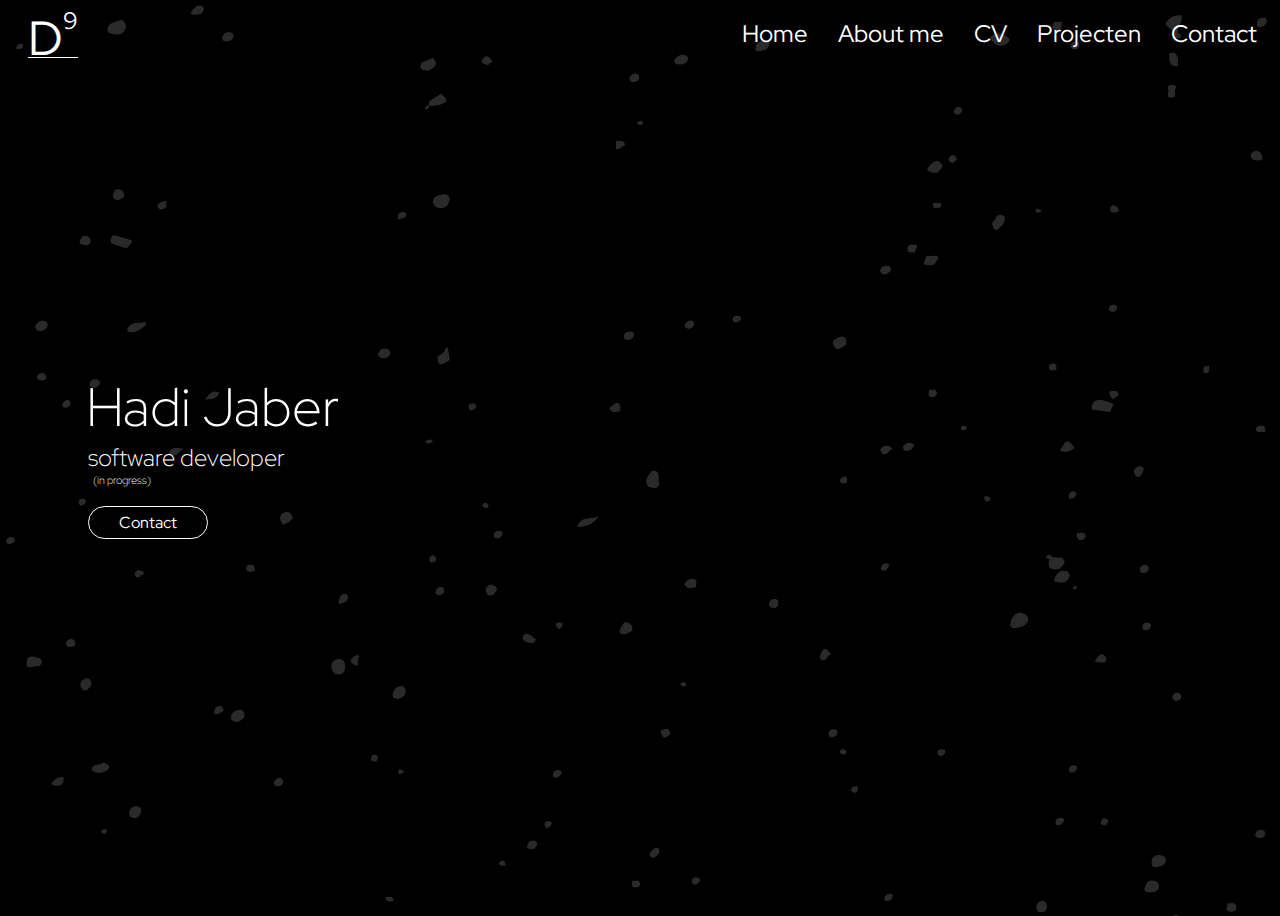
<file: html/index.html>
<!DOCTYPE html>
<html lang="en">

<head>
    <meta charset="UTF-8">
    <meta name="robots" content="all">
    <meta name="language" content="Dutch">
    <meta name="author" content="Hadi Jaber">
    <meta name="description" content="Portfolio-site HadiJaber">
    <meta name="keywords" content="Portfolio, HadiJaber">
    <meta name="copyright" content="copyright">
    <meta name="viewport" content="width=device-width, initial-scale=1.0">
    <title>Portfolio-site HadiJaber</title>
    <link rel="stylesheet" href="/css/home.css"
    <link rel="preconnect" href="https://fonts.googleapis.com">
    <link rel="preconnect" href="https://fonts.gstatic.com" crossorigin>
    <link href="https://fonts.googleapis.com/css2?family=IBM+Plex+Mono&family=Red+Hat+Display:wght@300;500&display=swap" rel="stylesheet">
</head>

<body>
    <nav class="navbar">
        <div class="logo">
            <p id="logo1">D</p> 
            <p id="logo2">9</p>           
        </div>
        <a href="index.html" class="link">Home</a>
        <a href="About-me.html" class="link">About me</a>
        <a href="CV.html" class="link">CV</a>
        <a href="Projecten.html" class="link">Projecten</a>
        <a href="Contact.html" class="link">Contact</a>
    </nav>
    <main>
        <br>
        <br>
        <div class="txtcontainer">
            <h1 class="fir">Hadi Jaber</h1>
            <h2 class="fir">software developer</h2>
            <h6 class="fir">(in progress)</h6>
            <a href="Contact.html" class="btn">Contact</a>
        </div>
    </main>
    <footer>
    </footer>
</body>

</html>
</file>
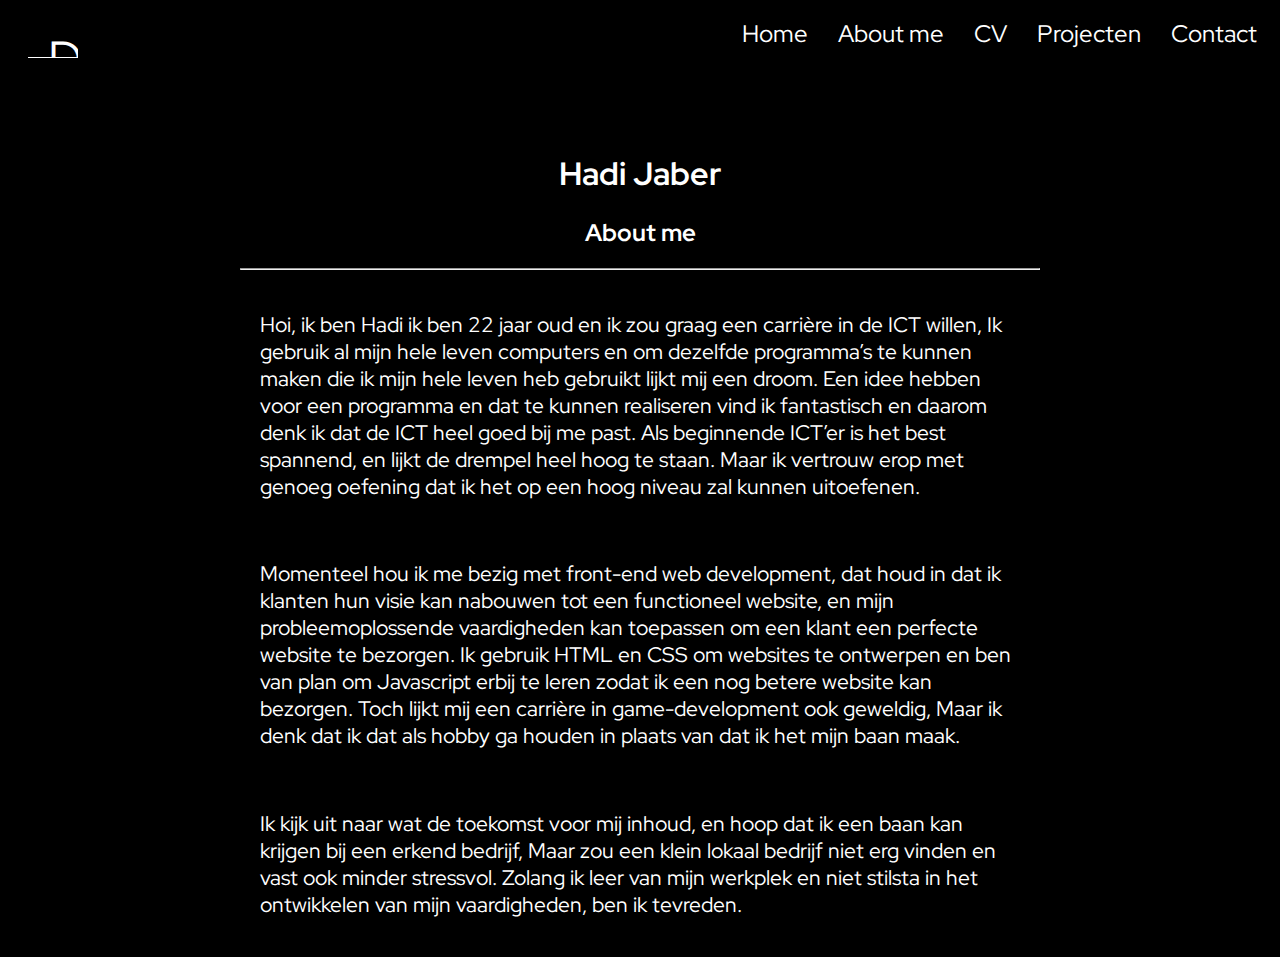
<file: html/About-me.html>
<!DOCTYPE html>
<html lang="en">

<head>
    <meta charset="UTF-8">
    <meta name="robots" content="all">
    <meta name="language" content="Dutch">
    <meta name="author" content="Hadi Jaber">
    <meta name="description" content="Portfolio-site HadiJaber">
    <meta name="keywords" content="Portfolio, HadiJaber">
    <meta name="copyright" content="copyright">
    <meta name="viewport" content="width=device-width, initial-scale=1.0">
    <title>Portfolio-site HadiJaber</title>
    <link rel="stylesheet" href="/css/About-me.css"
    <link rel="preconnect" href="https://fonts.googleapis.com">
    <link rel="preconnect" href="https://fonts.gstatic.com" crossorigin>
    <link href="https://fonts.googleapis.com/css2?family=IBM+Plex+Mono&family=Red+Hat+Display:wght@300;500&display=swap" rel="stylesheet">
</head>

<body>
    <nav class="navbar">
        <div class="logo">
            <p id="logo1">D</p> 
            <p id="logo2">9</p>           
        </div>
        <a href="index.html" class="link">Home</a>
        <a href="About-me.html" class="link">About me</a>
        <a href="CV.html" class="link">CV</a>
        <a href="Projecten.html" class="link">Projecten</a>
        <a href="Contact.html" class="link">Contact</a>
    </nav>
    <main class="About-me-full">
        <div class="content">
            <br>
            <br>
            <h1>Hadi Jaber</h1>
            <h2>About me</h2>
            <hr>
            <p>
                Hoi, ik ben Hadi ik ben 22 jaar oud en ik zou graag een carrière in de ICT willen, Ik gebruik al mijn hele leven computers en om dezelfde programma’s te kunnen maken die ik mijn hele leven heb gebruikt lijkt mij een droom. Een idee hebben voor een programma en dat te kunnen realiseren vind ik fantastisch en daarom denk ik dat de ICT heel goed bij me past. Als beginnende ICT’er is het best spannend, en lijkt de drempel heel hoog te staan. Maar ik vertrouw erop met genoeg oefening dat ik het op een hoog niveau zal kunnen uitoefenen.  
            </p>
            <p>Momenteel hou ik me bezig met front-end web development, dat houd in dat ik klanten hun visie kan nabouwen tot een functioneel website, en mijn probleemoplossende vaardigheden kan toepassen om een klant een perfecte website te bezorgen. Ik gebruik HTML en CSS om websites te ontwerpen en ben van plan om Javascript erbij te leren zodat ik een nog betere website kan bezorgen. Toch lijkt mij een carrière in game-development ook geweldig, Maar ik denk dat ik dat als hobby ga houden in plaats van dat ik het mijn baan maak.</p>
            <p>Ik kijk uit naar wat de toekomst voor mij inhoud, en hoop dat ik een baan kan krijgen bij een erkend bedrijf, Maar zou een klein lokaal bedrijf niet erg vinden en vast ook minder stressvol. Zolang ik leer van mijn werkplek en niet stilsta in het ontwikkelen van mijn vaardigheden, ben ik tevreden.</p>
            
        </div>    
    </main>
    <footer>
    </footer>
</body>

</html>
</file>
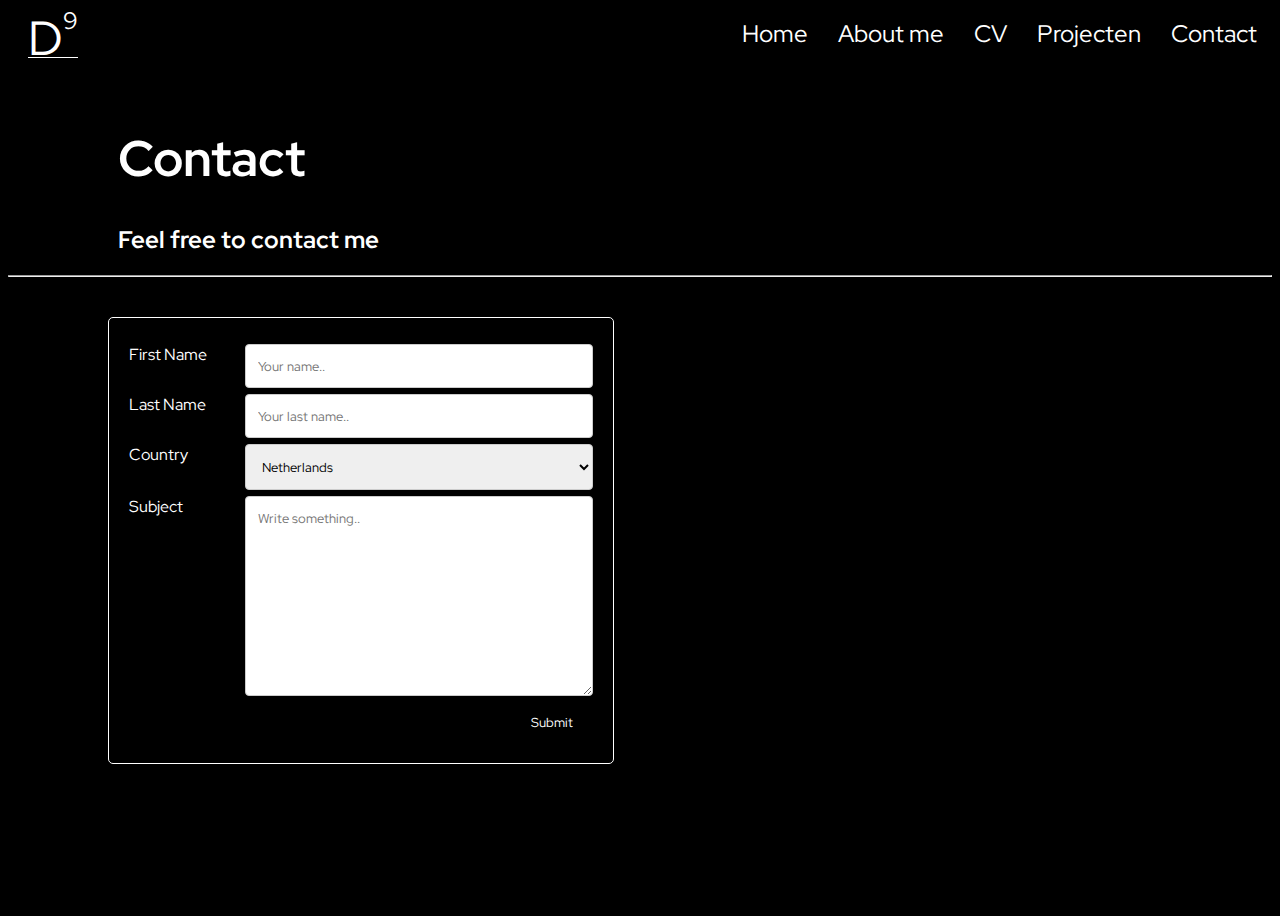
<file: html/Contact.html>
<!DOCTYPE html>
<html lang="en">

<head>
    <meta charset="UTF-8">
    <meta name="robots" content="all">
    <meta name="language" content="Dutch">
    <meta name="author" content="Hadi Jaber">
    <meta name="description" content="Portfolio-site HadiJaber">
    <meta name="keywords" content="Portfolio, HadiJaber">
    <meta name="copyright" content="copyright">
    <meta name="viewport" content="width=device-width, initial-scale=1.0">
    <title>Portfolio-site HadiJaber</title>
    <link rel="stylesheet" href="/css/contact.css" <link rel="preconnect" href="https://fonts.googleapis.com">
    <link rel="preconnect" href="https://fonts.gstatic.com" crossorigin>
    <link href="https://fonts.googleapis.com/css2?family=IBM+Plex+Mono&family=Red+Hat+Display:wght@300;500&display=swap"
        rel="stylesheet">
</head>

<body>
    <nav class="navbar">
        <div class="logo">
            <p id="logo1">D</p>
            <p id="logo2">9</p>
        </div>
        <a href="index.html" class="link">Home</a>
        <a href="About-me.html" class="link">About me</a>
        <a href="CV.html" class="link">CV</a>
        <a href="Projecten.html" class="link">Projecten</a>
        <a href="Contact.html" class="link">Contact</a>
    </nav>
    <main>
        <br>
        <br>
        <div class="survey-header">
            <h1>Contact</h1>
            <h2>Feel free to contact me</h2>
        </div>     
        <hr style="margin-bottom: 40px;"> 
        <div class="survey-form">
                <div class="row">
                    <div class="col-25">
                        <label for="fname">First Name</label>
                    </div>
                    <div class="col-75">
                        <input type="text" id="fname" name="firstname" placeholder="Your name..">
                    </div>
                </div>
                <div class="row">
                    <div class="col-25">
                        <label for="lname">Last Name</label>
                    </div>
                    <div class="col-75">
                        <input type="text" id="lname" name="lastname" placeholder="Your last name..">
                    </div>
                </div>
                <div class="row">
                    <div class="col-25">
                        <label for="country">Country</label>
                    </div>
                    <div class="col-75">
                        <select id="country" name="country">
                            <option value="netherlands">Netherlands</option>
                            <option value="australia">Australia</option>
                            <option value="canada">Canada</option>
                            <option value="usa">USA</option>
                        </select>
                    </div>
                </div>
                <div class="row">
                    <div class="col-25">
                        <label for="subject">Subject</label>
                    </div>
                    <div class="col-75">
                        <textarea id="subject" name="subject" placeholder="Write something.."
                            style="height:200px"></textarea>
                    </div>
                </div>
                <div class="row">
                    <input type="submit" value="Submit">
                </div>
            </form>
        </div>

    </main>
    <footer>
    </footer>
</body>

</html>
</file>
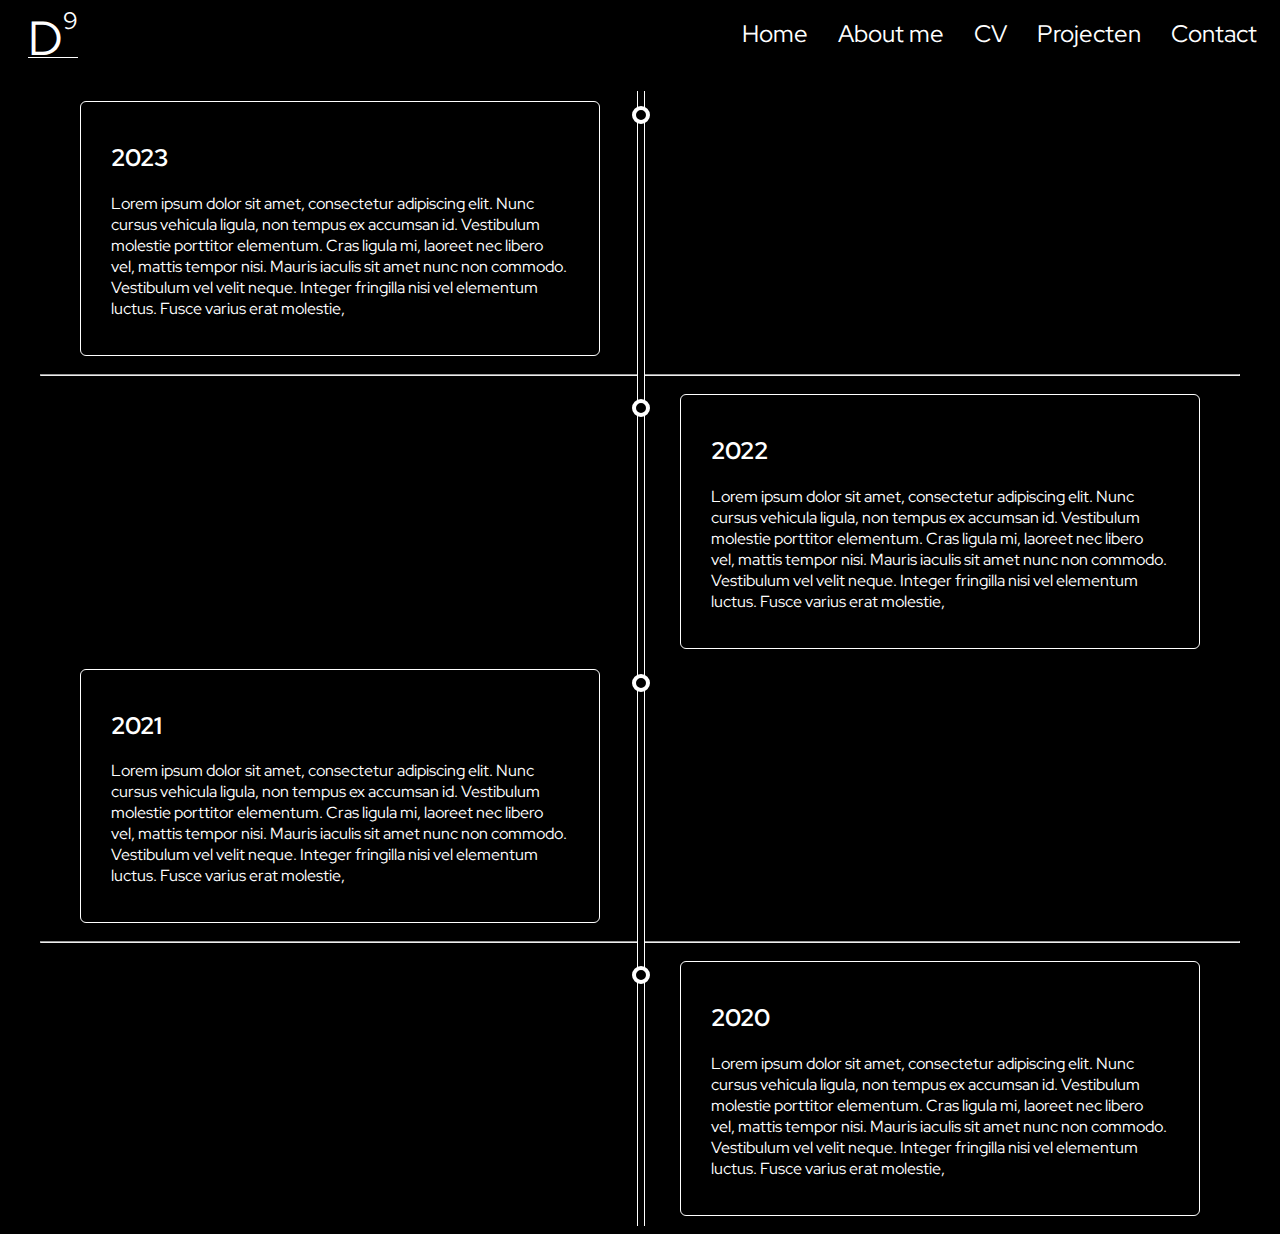
<file: html/CV.html>
<!DOCTYPE html>
<html lang="en">

<head>
    <meta charset="UTF-8">
    <meta name="robots" content="all">
    <meta name="language" content="Dutch">
    <meta name="author" content="Hadi Jaber">
    <meta name="description" content="Portfolio-site HadiJaber">
    <meta name="keywords" content="Portfolio, HadiJaber">
    <meta name="copyright" content="copyright">
    <meta name="viewport" content="width=device-width, initial-scale=1.0">
    <title>Portfolio-site HadiJaber</title>
    <link rel="stylesheet" href="/css/cv.css"
    <link rel="preconnect" href="https://fonts.googleapis.com">
    <link rel="preconnect" href="https://fonts.gstatic.com" crossorigin>
    <link href="https://fonts.googleapis.com/css2?family=IBM+Plex+Mono&family=Red+Hat+Display:wght@300;500&display=swap" rel="stylesheet">
</head>

<body>
    <nav class="navbar">
        <div class="logo">
            <p id="logo1">D</p> 
            <p id="logo2">9</p>           
        </div>
        <a href="index.html" class="link">Home</a>
        <a href="About-me.html" class="link">About me</a>
        <a href="CV.html" class="link">CV</a>
        <a href="Projecten.html" class="link">Projecten</a>
        <a href="Contact.html" class="link">Contact</a>
    </nav>
    <main>
        <br>
        <br>
        <div class="timeline">
            <div class="container2 left">
              <div class="content">
                <h2>2023</h2>
                <p>Lorem ipsum dolor sit amet, consectetur adipiscing elit. Nunc cursus vehicula ligula, non tempus ex accumsan id. Vestibulum molestie porttitor elementum. Cras ligula mi, laoreet nec libero vel, mattis tempor nisi. Mauris iaculis sit amet nunc non commodo. Vestibulum vel velit neque. Integer fringilla nisi vel elementum luctus. Fusce varius erat molestie,</p>  
              </div>
            </div>
            <hr>
            
            <div class="container2 right">
              <div class="content">
                <h2>2022</h2>
                <p>Lorem ipsum dolor sit amet, consectetur adipiscing elit. Nunc cursus vehicula ligula, non tempus ex accumsan id. Vestibulum molestie porttitor elementum. Cras ligula mi, laoreet nec libero vel, mattis tempor nisi. Mauris iaculis sit amet nunc non commodo. Vestibulum vel velit neque. Integer fringilla nisi vel elementum luctus. Fusce varius erat molestie,</p>
              </div>
            </div>
          </div>
          
          <div class="timeline">
            <div class="container2 left">
              <div class="content">
                <h2>2021</h2>
                <p>Lorem ipsum dolor sit amet, consectetur adipiscing elit. Nunc cursus vehicula ligula, non tempus ex accumsan id. Vestibulum molestie porttitor elementum. Cras ligula mi, laoreet nec libero vel, mattis tempor nisi. Mauris iaculis sit amet nunc non commodo. Vestibulum vel velit neque. Integer fringilla nisi vel elementum luctus. Fusce varius erat molestie,</p>
              </div>
            </div>
            <hr>
            
            <div class="container2 right">
              <div class="content">
                <h2>2020</h2>
                <p>Lorem ipsum dolor sit amet, consectetur adipiscing elit. Nunc cursus vehicula ligula, non tempus ex accumsan id. Vestibulum molestie porttitor elementum. Cras ligula mi, laoreet nec libero vel, mattis tempor nisi. Mauris iaculis sit amet nunc non commodo. Vestibulum vel velit neque. Integer fringilla nisi vel elementum luctus. Fusce varius erat molestie,</p>
              </div>
            </div>
          </div>
        
    </main>
    <footer>
    </footer>
</body>

</html>
</file>
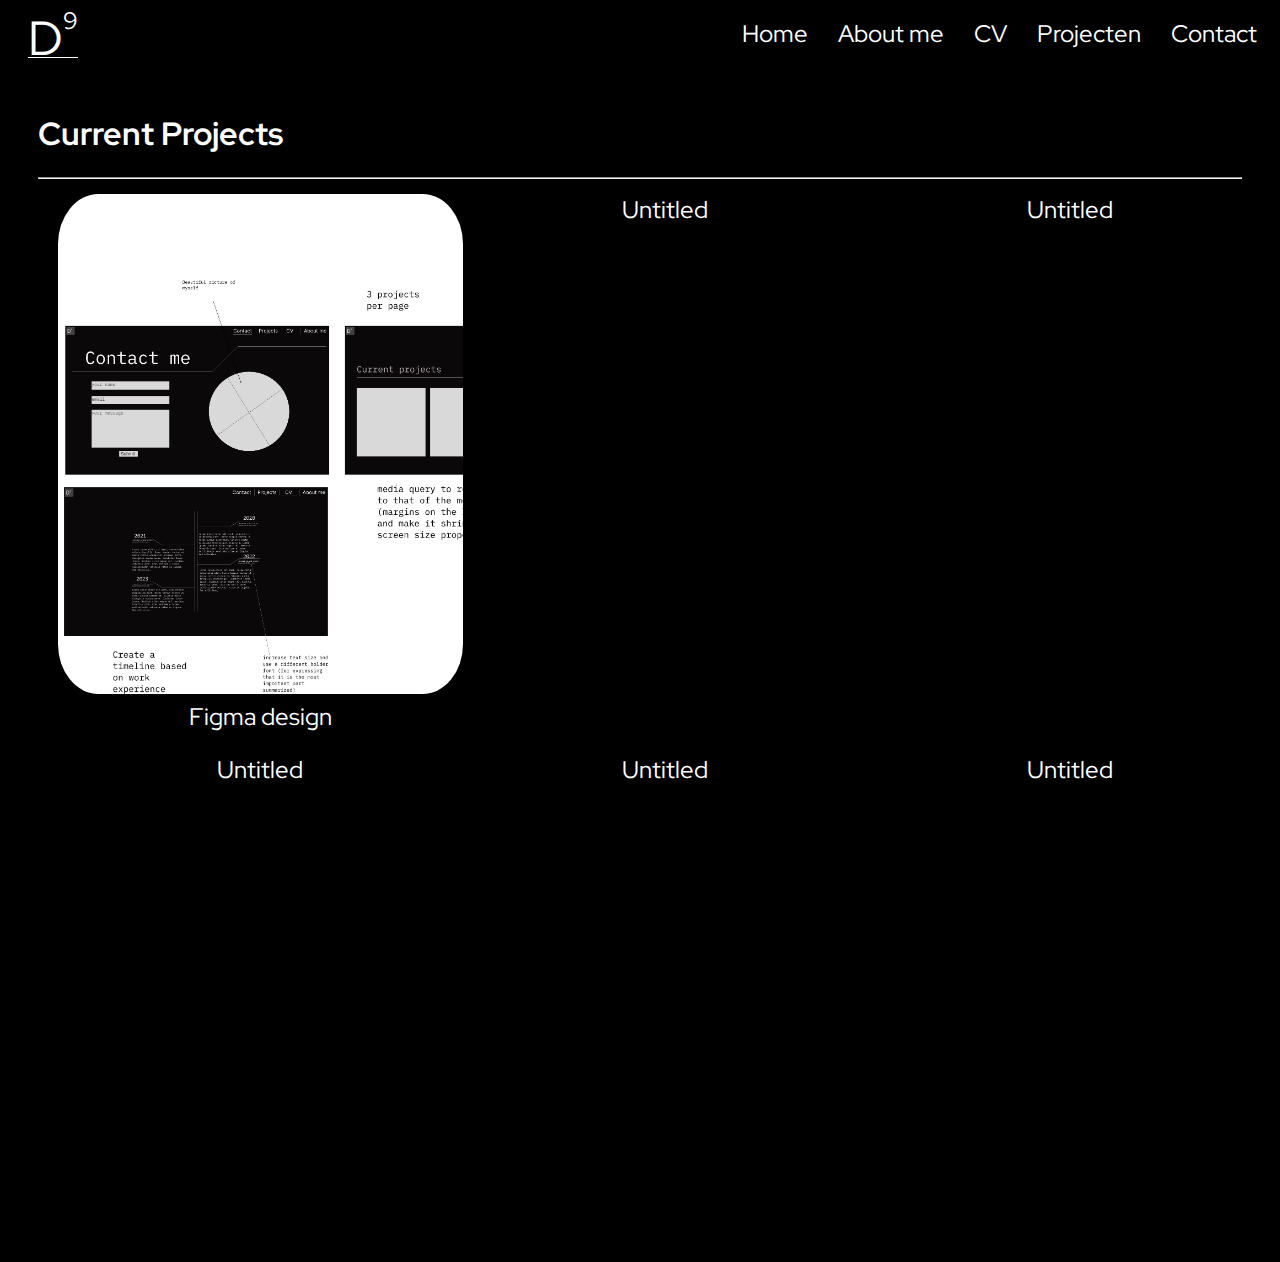
<file: html/Projecten.html>
<!DOCTYPE html>
<html lang="en">

<head>
    <meta charset="UTF-8">
    <meta name="robots" content="all">
    <meta name="language" content="Dutch">
    <meta name="author" content="Hadi Jaber">
    <meta name="description" content="Portfolio-site HadiJaber">
    <meta name="keywords" content="Portfolio, HadiJaber">
    <meta name="copyright" content="copyright">
    <meta name="viewport" content="width=device-width, initial-scale=1.0">
    <title>Portfolio-site HadiJaber</title>
    <link rel="stylesheet" href="/css/projecten.css"
    <link rel="preconnect" href="https://fonts.googleapis.com">
    <link rel="preconnect" href="https://fonts.gstatic.com" crossorigin>
    <link href="https://fonts.googleapis.com/css2?family=IBM+Plex+Mono&family=Red+Hat+Display:wght@300;500&display=swap" rel="stylesheet">
</head>

<body>
    <nav class="navbar">
        <div class="logo">
            <p id="logo1">D</p> 
            <p id="logo2">9</p>           
        </div>
        <a href="index.html" class="link">Home</a>
        <a href="About-me.html" class="link">About me</a>
        <a href="CV.html" class="link">CV</a>
        <a href="Projecten.html" class="link">Projecten</a>
        <a href="Contact.html" class="link">Contact</a>
    </nav>
    <main>
        <br>
        <br>
        <h1>Current Projects</h1>
        <hr>
        <div class="gallery-whole">
            <div class="container one">
                <img src="../img/Group1.jpg"> 
                <figcaption>Figma design</figcaption>
            </div>
            <div class="container two">
                <figcaption>Untitled</figcaption>
            </div>
            <div class="container three">
                <figcaption>Untitled</figcaption>
            </div>
        </div>
        <div class="gallery-whole2">
            <div class="container one">
                <figcaption>Untitled</figcaption>
            </div>
            <div class="container two">
                <figcaption>Untitled</figcaption>
            </div>
            <div class="container three">
                <figcaption>Untitled</figcaption>
            </div>
        </div>
    </main>
    <footer>
    </footer>
</body>

</html>
</file>
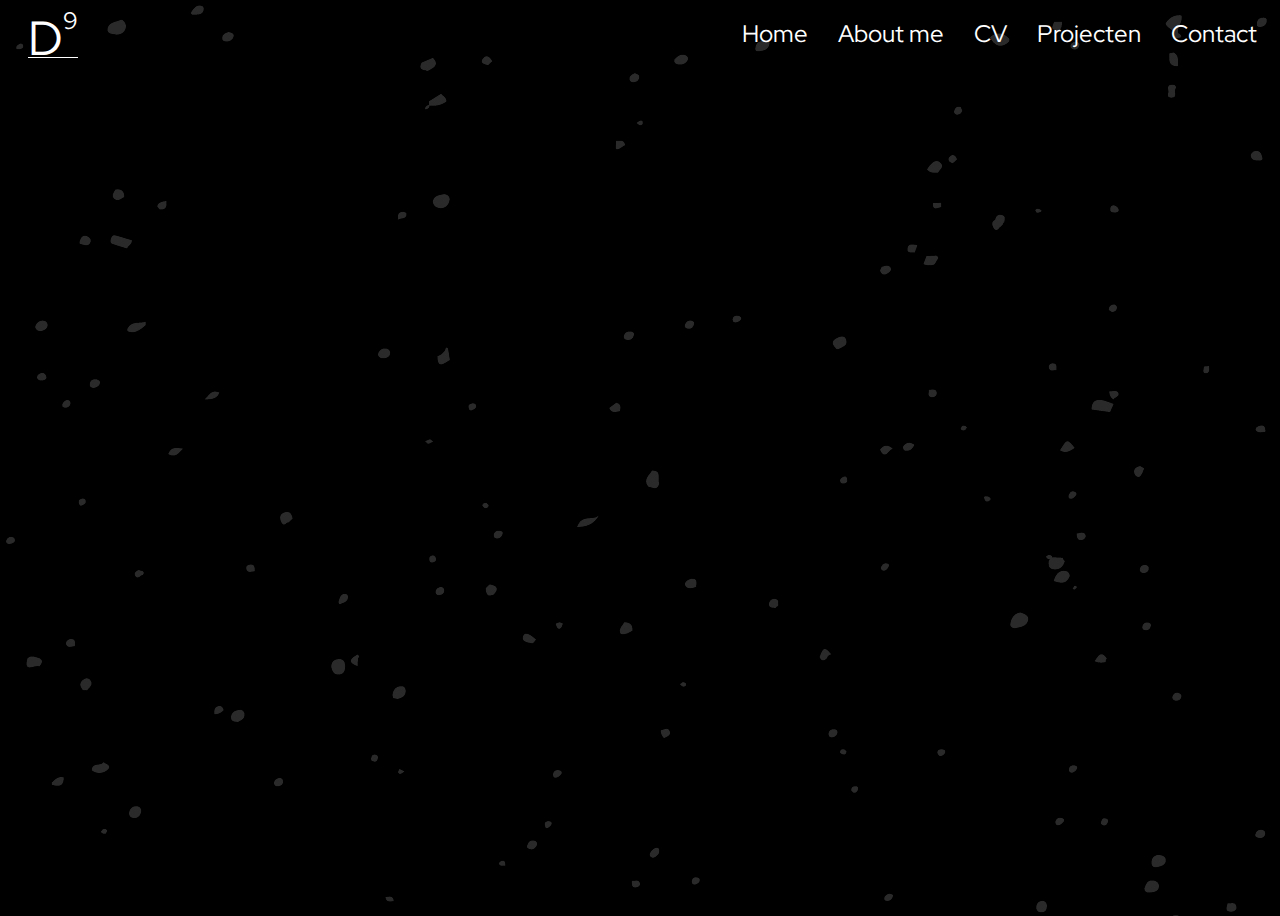
<file: html/template.html>
<!DOCTYPE html>
<html lang="en">

<head>
    <meta charset="UTF-8">
    <meta name="robots" content="all">
    <meta name="language" content="Dutch">
    <meta name="author" content="Hadi Jaber">
    <meta name="description" content="Portfolio-site HadiJaber">
    <meta name="keywords" content="Portfolio, HadiJaber">
    <meta name="copyright" content="copyright">
    <meta name="viewport" content="width=device-width, initial-scale=1.0">
    <title>Portfolio-site HadiJaber</title>
    <link rel="stylesheet" href="/css/home.css"
    <link rel="preconnect" href="https://fonts.googleapis.com">
    <link rel="preconnect" href="https://fonts.gstatic.com" crossorigin>
    <link href="https://fonts.googleapis.com/css2?family=IBM+Plex+Mono&family=Red+Hat+Display:wght@300;500&display=swap" rel="stylesheet">
</head>

<body>
    <nav class="navbar">
        <div class="logo">
            <p id="logo1">D</p> 
            <p id="logo2">9</p>           
        </div>
        <a href="#" class="link">Home</a>
        <a href="#" class="link">About me</a>
        <a href="#" class="link">CV</a>
        <a href="#" class="link">Projecten</a>
        <a href="#" class="link">Contact</a>
    </nav>
    <main>
        <br>
        <br>
    </main>
    <footer>
    </footer>
</body>

</html>
</file>
